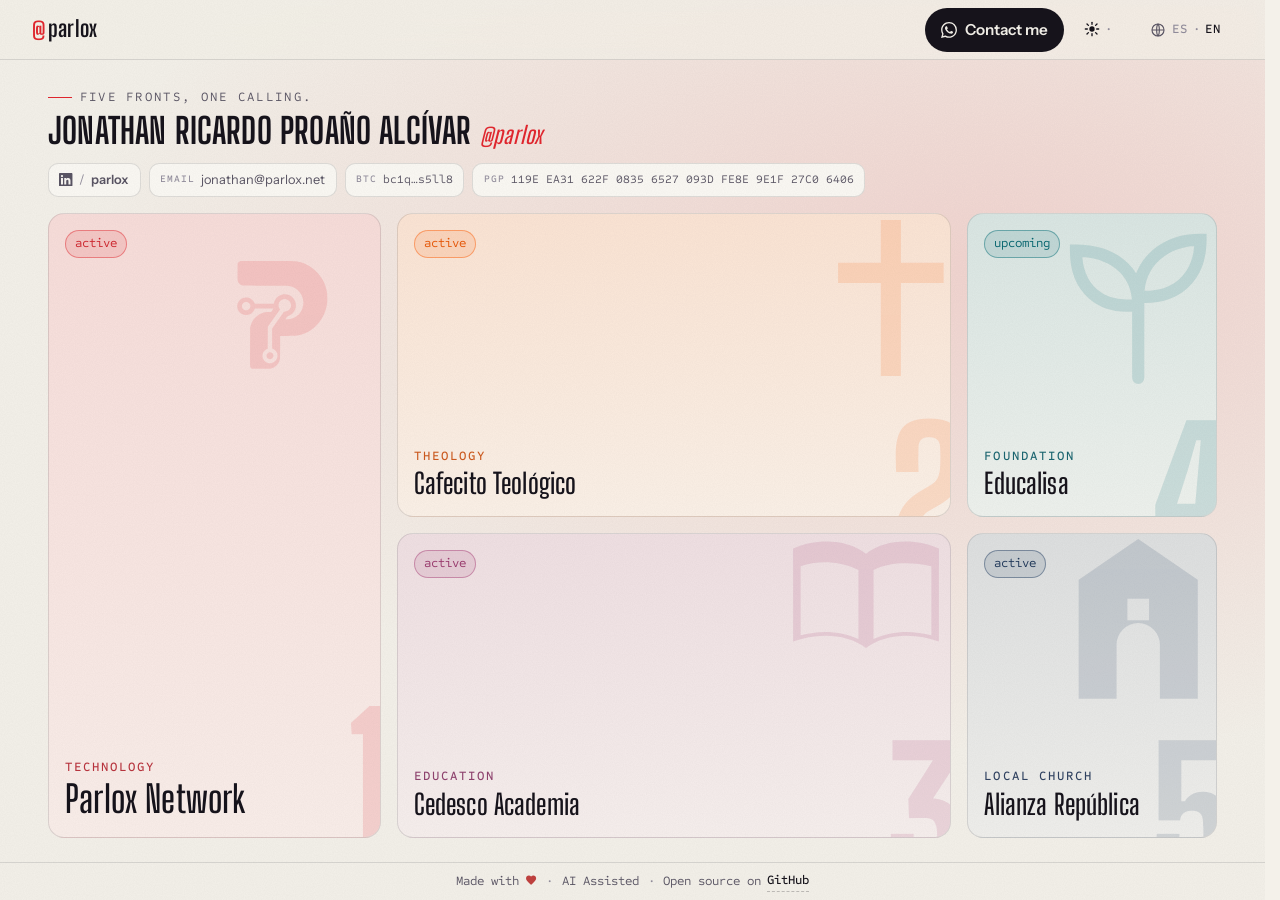
<file: index.html>
<!doctype html>
<html lang="es">
  <head>
    <meta charset="utf-8" />
    <meta name="viewport" content="width=device-width, initial-scale=1, viewport-fit=cover" />
    <meta name="color-scheme" content="dark light" />

    <title>@parlox — Jonathan Ricardo Proaño Alcívar</title>
    <meta
      name="description"
      content="Cinco frentes, una vocación. Tecnología, teología, educación, fundación e iglesia local."
    />
    <link rel="canonical" href="https://parlox.cc/" />
    <link rel="alternate" hreflang="es" href="https://parlox.cc/" />
    <link rel="alternate" hreflang="en" href="https://parlox.cc/?lang=en" />
    <link rel="alternate" hreflang="x-default" href="https://parlox.cc/" />

    <meta property="og:type" content="profile" />
    <meta property="og:title" content="@parlox — Jonathan Ricardo Proaño Alcívar" />
    <meta
      property="og:description"
      content="Cinco frentes, una vocación. Tecnología, teología, educación, fundación e iglesia local."
    />
    <meta property="og:url" content="https://parlox.cc/" />
    <meta name="twitter:card" content="summary" />

    <!-- Dark-first canvas is the hero; theme-color metas track both modes. -->
    <meta name="theme-color" content="#08070a" media="(prefers-color-scheme: dark)" />
    <meta name="theme-color" content="#f4f1ea" media="(prefers-color-scheme: light)" />

    <link
      rel="icon"
      type="image/svg+xml"
      href="data:image/svg+xml;utf8,<svg xmlns='http://www.w3.org/2000/svg' viewBox='0 0 32 32'><rect width='32' height='32' rx='7' fill='%2308070a'/><text x='16' y='22' text-anchor='middle' font-family='Georgia, serif' font-style='italic' font-weight='600' font-size='18' fill='%23f4f1ea'>px</text></svg>"
    />

    <!-- No-flash bootstrap: resolve theme + lang before paint.
         localStorage > ?lang= query > prefers-color-scheme / navigator. -->
    <script>
      (function () {
        try {
          var t = localStorage.getItem("parlox.theme");
          if (t !== "light" && t !== "dark")
            t = matchMedia("(prefers-color-scheme: light)").matches
              ? "light"
              : "dark";
          document.documentElement.setAttribute("data-theme", t);
          var url = new URL(location.href);
          var l =
            url.searchParams.get("lang") ||
            localStorage.getItem("parlox.lang") ||
            ((navigator.language || "es").slice(0, 2).toLowerCase() === "en"
              ? "en"
              : "es");
          document.documentElement.setAttribute("lang", l);
        } catch (e) {}
      })();
    </script>

    <link rel="preconnect" href="https://fonts.googleapis.com" />
    <link rel="preconnect" href="https://fonts.gstatic.com" crossorigin />
    <!-- Big-Shoulders Display: a condensed, structural display face that
         reads as kinetic machinery; Sometype Mono for technical labels;
         Instrument Sans as the single sans body system. -->
    <link
      href="https://fonts.googleapis.com/css2?family=Big+Shoulders+Display:opsz,wght@10..72,500..800&family=Sometype+Mono:ital,wght@0,400..600;1,400&family=Instrument+Sans:wght@400..700&display=swap"
      rel="stylesheet"
    />

    <link rel="stylesheet" href="styles.css" />
    <script type="module" src="app.js"></script>

    <script type="application/ld+json">
      {
        "@context": "https://schema.org",
        "@type": "Person",
        "name": "Jonathan Ricardo Proaño Alcívar",
        "alternateName": "@parlox",
        "url": "https://parlox.cc/"
      }
    </script>
  </head>

  <body data-front="">
    <a class="skip-link" href="#main" data-i18n="a11y.skip">Saltar al contenido</a>

    <!-- Cinematic backdrop that floods with the active front's color. -->
    <div class="stage" aria-hidden="true">
      <div class="stage-flood"></div>
      <span class="stage-numeral" id="stage-numeral"></span>
    </div>

    <!-- Kinetic intro overlay: the big name holds briefly, then settles. -->
    <div class="intro" id="intro" aria-hidden="true">
      <span class="intro-name">
        Jonathan Proaño
        <span class="intro-handle">@parlox</span>
      </span>
    </div>

    <header class="topbar">
      <a class="mark" href="/" aria-label="parlox.cc">
        <span class="mark-at">@</span><span>parlox</span>
      </a>

      <nav class="topbar-actions" aria-label="Acciones del sitio">
        <button id="wa-btn" class="btn btn-primary" type="button">
          <svg class="wa-icon" viewBox="0 0 24 24" aria-hidden="true" focusable="false">
            <path
              fill="currentColor"
              d="M17.472 14.382c-.297-.149-1.758-.867-2.03-.967-.273-.099-.471-.148-.67.15-.197.297-.767.966-.94 1.164-.173.199-.347.223-.644.075-.297-.15-1.255-.463-2.39-1.475-.883-.788-1.48-1.761-1.653-2.059-.173-.297-.018-.458.13-.606.134-.133.298-.347.446-.52.149-.174.198-.298.298-.497.099-.198.05-.371-.025-.52-.075-.149-.669-1.612-.916-2.207-.242-.579-.487-.5-.669-.51-.173-.008-.371-.01-.57-.01-.198 0-.52.074-.792.372-.272.297-1.04 1.016-1.04 2.479 0 1.462 1.065 2.875 1.213 3.074.149.198 2.096 3.2 5.077 4.487.709.306 1.262.489 1.694.625.712.227 1.36.195 1.871.118.571-.085 1.758-.719 2.006-1.413.248-.694.248-1.289.173-1.413-.074-.124-.272-.198-.57-.347m-5.421 7.403h-.004a9.87 9.87 0 0 1-5.031-1.378l-.361-.214-3.741.982.998-3.648-.235-.374a9.86 9.86 0 0 1-1.51-5.26c.001-5.45 4.436-9.884 9.888-9.884 2.64 0 5.122 1.03 6.988 2.898a9.825 9.825 0 0 1 2.893 6.994c-.003 5.45-4.437 9.884-9.885 9.884m8.413-18.297A11.815 11.815 0 0 0 12.05 0C5.495 0 .16 5.335.157 11.892c0 2.096.547 4.142 1.588 5.945L.057 24l6.305-1.654a11.882 11.882 0 0 0 5.683 1.448h.005c6.554 0 11.89-5.335 11.893-11.893a11.821 11.821 0 0 0-3.48-8.413"
            />
          </svg>
          <span data-i18n="contact">Contáctame</span>
        </button>

        <button
          id="theme-toggle"
          class="btn btn-lang"
          type="button"
          data-i18n-aria="a11y.theme"
          aria-label="Cambiar tema"
        >
          <span class="lang-seg">
            <span class="theme-opt" data-theme-opt="light">
              <svg class="icon icon-sun" viewBox="0 0 24 24" aria-hidden="true">
                <circle cx="12" cy="12" r="4" fill="currentColor" />
                <g stroke="currentColor" stroke-width="2" stroke-linecap="round">
                  <line x1="12" y1="2" x2="12" y2="5" />
                  <line x1="12" y1="19" x2="12" y2="22" />
                  <line x1="2" y1="12" x2="5" y2="12" />
                  <line x1="19" y1="12" x2="22" y2="12" />
                  <line x1="4.5" y1="4.5" x2="6.6" y2="6.6" />
                  <line x1="17.4" y1="17.4" x2="19.5" y2="19.5" />
                  <line x1="4.5" y1="19.5" x2="6.6" y2="17.4" />
                  <line x1="17.4" y1="6.6" x2="19.5" y2="4.5" />
                </g>
              </svg>
            </span>
            <span class="lang-div" aria-hidden="true">·</span>
            <span class="theme-opt" data-theme-opt="dark">
              <svg class="icon icon-moon" viewBox="0 0 24 24" aria-hidden="true">
                <path fill="currentColor" d="M21 12.8A9 9 0 1 1 11.2 3a7 7 0 0 0 9.8 9.8z" />
              </svg>
            </span>
          </span>
        </button>

        <button
          id="lang-toggle"
          class="btn btn-lang"
          type="button"
          data-i18n-aria="a11y.lang"
          aria-label="Cambiar idioma"
        >
          <svg class="lang-globe" viewBox="0 0 24 24" aria-hidden="true" focusable="false">
            <circle cx="12" cy="12" r="9" fill="none" stroke="currentColor" stroke-width="1.7" />
            <path
              fill="none"
              stroke="currentColor"
              stroke-width="1.7"
              d="M3 12h18M12 3c2.7 2.7 2.7 15.3 0 18M12 3c-2.7 2.7-2.7 15.3 0 18"
            />
          </svg>
          <span class="lang-seg">
            <span class="lang-opt" data-lang="es">ES</span>
            <span class="lang-div" aria-hidden="true">·</span>
            <span class="lang-opt" data-lang="en">EN</span>
          </span>
        </button>
      </nav>
    </header>

    <main id="main" class="page">
      <!-- ===== OVERTURE (resting minimal identity band) ===== -->
      <section class="overture" id="overture" aria-label="Identidad">
        <div class="ov-id">
          <span class="ov-eyebrow">
            <span class="tick" aria-hidden="true"></span>
            <span data-i18n="tagline">Cinco frentes, una vocación.</span>
          </span>
          <span class="ov-namerow">
            <h1 class="ov-name">Jonathan Ricardo Proaño Alcívar</h1>
            <span class="ov-handle">@parlox</span>
          </span>
        </div>

        <p class="quick-data" aria-label="Datos de contacto y verificación">
          <a
            class="qd-item qd-handle"
            href="https://www.linkedin.com/in/parlox/"
            target="_blank"
            rel="noopener noreferrer"
            aria-label="LinkedIn / parlox"
          >
            <svg class="qd-icon" viewBox="0 0 24 24" aria-hidden="true" focusable="false">
              <path
                fill="currentColor"
                d="M20.45 20.45h-3.55v-5.57c0-1.33-.03-3.04-1.85-3.04s-2.14 1.45-2.14 2.94v5.67H9.4V9.05h3.41v1.56h.05c.47-.9 1.64-1.85 3.37-1.85 3.6 0 4.27 2.37 4.27 5.46v6.28zM5.34 7.49a2.06 2.06 0 1 1 0-4.12 2.06 2.06 0 0 1 0 4.12zM7.12 20.45H3.56V9.05h3.56v11.4zM22.23 0H1.77C.79 0 0 .77 0 1.72v20.56C0 23.23.79 24 1.77 24h20.46c.97 0 1.77-.77 1.77-1.72V1.72C24 .77 23.21 0 22.23 0z"
              />
            </svg>
            <span class="qd-slash" aria-hidden="true">/</span>
            <span>parlox</span>
          </a>

          <span class="qd-item">
            <span class="qd-label">Email</span>
            <a
              class="qd-link"
              href="#"
              data-email-user="jonathan"
              data-email-host="parlox.net"
              >&nbsp;</a
            >
          </span>

          <span class="qd-item qd-crypto" id="qd-crypto">
            <span class="qd-label">BTC</span>
            <a
              class="qd-link qd-mono qd-crypto-link"
              href="/crypto"
              aria-describedby="qd-qr-btc"
              >bc1q…s5ll8</a
            >
            <span class="qd-qr" id="qd-qr-btc" role="tooltip">
              <img
                src="assets/btc-px-qr.svg"
                alt="Código QR de la dirección Bitcoin"
                width="190"
                height="190"
              />
              <span class="qd-qr-note" data-i18n="qd.cryptoNote"
                >Dale clic para ver todas mis direcciones crypto →</span
              >
            </span>
          </span>

          <span class="qd-item">
            <span class="qd-label">PGP</span>
            <a
              class="qd-link qd-mono"
              href="/parlox-key.asc"
              title="Descargar clave pública OpenPGP (ASCII-armored)"
              >119E EA31 622F 0835 6527 093D FE8E 9E1F 27C0 6406</a
            >
          </span>
        </p>
      </section>

      <!-- ===== MOSAIC · the five fronts ARE the page ===== -->
      <section class="mosaic-wrap" aria-label="Áreas de trabajo">
        <h2 class="visually-hidden" data-i18n="directory.title">Los cinco frentes</h2>
        <div class="mosaic" role="group" aria-label="Frentes">
          <!-- 01 · Technology — the tall feature cell -->
          <div
            class="cell cell-tech"
            style="--c:var(--tech)"
            role="button"
            tabindex="0"
            data-front="tech"
            data-numeral="1"
            aria-pressed="false"
          >
            <span class="cell-numeral" aria-hidden="true">1</span>
            <span class="cell-glyph" aria-hidden="true"></span>
            <span class="cell-inner">
              <span class="cell-top">
                <span class="cell-status" data-i18n="status.activo">activo</span>
              </span>
              <span class="cell-foot">
                <span class="cell-area" data-i18n="area.tech">Tecnología</span>
                <span class="cell-brand">Parlox Network</span>
                <span class="cell-moment" aria-hidden="true">
                  <span class="cell-slogan"></span>
                  <span class="cell-desc"></span>
                  <a class="cell-link" tabindex="-1" rel="noopener noreferrer">
                    <span class="cell-link-label"></span>
                    <span class="arrow" aria-hidden="true">→</span>
                  </a>
                </span>
              </span>
            </span>
          </div>

          <!-- 02 · Theology -->
          <div
            class="cell cell-theo"
            style="--c:var(--theo)"
            role="button"
            tabindex="0"
            data-front="theo"
            data-numeral="2"
            aria-pressed="false"
          >
            <span class="cell-numeral" aria-hidden="true">2</span>
            <span class="cell-glyph" aria-hidden="true"></span>
            <span class="cell-inner">
              <span class="cell-top">
                <span class="cell-status" data-i18n="status.activo">activo</span>
              </span>
              <span class="cell-foot">
                <span class="cell-area" data-i18n="area.theo">Teología</span>
                <span class="cell-brand">Cafecito Teológico</span>
                <span class="cell-moment" aria-hidden="true">
                  <span class="cell-slogan"></span>
                  <span class="cell-desc"></span>
                  <a class="cell-link" tabindex="-1" rel="noopener noreferrer">
                    <span class="cell-link-label"></span>
                    <span class="arrow" aria-hidden="true">→</span>
                  </a>
                </span>
              </span>
            </span>
          </div>

          <!-- 03 · Education -->
          <div
            class="cell cell-edu"
            style="--c:var(--edu)"
            role="button"
            tabindex="0"
            data-front="edu"
            data-numeral="3"
            aria-pressed="false"
          >
            <span class="cell-numeral" aria-hidden="true">3</span>
            <span class="cell-glyph" aria-hidden="true"></span>
            <span class="cell-inner">
              <span class="cell-top">
                <span class="cell-status" data-i18n="status.activo">activo</span>
              </span>
              <span class="cell-foot">
                <span class="cell-area" data-i18n="area.edu">Educación</span>
                <span class="cell-brand">Cedesco Academia</span>
                <span class="cell-moment" aria-hidden="true">
                  <span class="cell-slogan"></span>
                  <span class="cell-desc"></span>
                  <a class="cell-link" tabindex="-1" rel="noopener noreferrer">
                    <span class="cell-link-label"></span>
                    <span class="arrow" aria-hidden="true">→</span>
                  </a>
                </span>
              </span>
            </span>
          </div>

          <!-- 04 · Foundation -->
          <div
            class="cell cell-found"
            style="--c:var(--found)"
            role="button"
            tabindex="0"
            data-front="found"
            data-numeral="4"
            aria-pressed="false"
          >
            <span class="cell-numeral" aria-hidden="true">4</span>
            <span class="cell-glyph" aria-hidden="true"></span>
            <span class="cell-inner">
              <span class="cell-top">
                <span class="cell-status" data-i18n="status.proximo">próximo</span>
              </span>
              <span class="cell-foot">
                <span class="cell-area" data-i18n="area.found">Fundación</span>
                <span class="cell-brand">Educalisa</span>
                <span class="cell-moment" aria-hidden="true">
                  <span class="cell-slogan"></span>
                  <span class="cell-desc"></span>
                  <a class="cell-link" tabindex="-1" rel="noopener noreferrer">
                    <span class="cell-link-label"></span>
                    <span class="arrow" aria-hidden="true">→</span>
                  </a>
                </span>
              </span>
            </span>
          </div>

          <!-- 05 · Local church (navy is a parlox.cc-only treatment) -->
          <div
            class="cell cell-min"
            style="--c:var(--min)"
            role="button"
            tabindex="0"
            data-front="min"
            data-numeral="5"
            aria-pressed="false"
          >
            <span class="cell-numeral" aria-hidden="true">5</span>
            <span class="cell-glyph" aria-hidden="true"></span>
            <span class="cell-inner">
              <span class="cell-top">
                <span class="cell-status" data-i18n="status.activo">activo</span>
              </span>
              <span class="cell-foot">
                <span class="cell-area" data-i18n="area.min">Iglesia local</span>
                <span class="cell-brand">Alianza República</span>
                <span class="cell-moment" aria-hidden="true">
                  <span class="cell-slogan"></span>
                  <span class="cell-desc"></span>
                  <a class="cell-link" tabindex="-1" rel="noopener noreferrer">
                    <span class="cell-link-label"></span>
                    <span class="arrow" aria-hidden="true">→</span>
                  </a>
                </span>
              </span>
            </span>
          </div>
        </div>
      </section>
    </main>

    <footer class="bottombar">
      <p class="bottombar-text">
        <span class="bb-segment">
          <span data-i18n="footer.made">Hecho con</span>
          <svg class="footer-heart" viewBox="0 0 24 24" aria-hidden="true" focusable="false">
            <path
              fill="currentColor"
              d="M12 21.35l-1.45-1.32C5.4 15.36 2 12.28 2 8.5 2 5.42 4.42 3 7.5 3c1.74 0 3.41.81 4.5 2.09C13.09 3.81 14.76 3 16.5 3 19.58 3 22 5.42 22 8.5c0 3.78-3.4 6.86-8.55 11.54z"
            />
          </svg>
        </span>
        <span class="bb-sep" aria-hidden="true">·</span>
        <span class="bb-segment" data-i18n="footer.ai">Asistido con IA</span>
        <span class="bb-sep" aria-hidden="true">·</span>
        <span class="bb-segment">
          <span data-i18n="footer.os">Código abierto en</span>
          <a
            class="bb-link"
            href="https://github.com/ParloxNetwork/parlox-cc"
            target="_blank"
            rel="noopener noreferrer"
            >GitHub</a
          >
        </span>
      </p>
    </footer>
  </body>
</html>
</file>
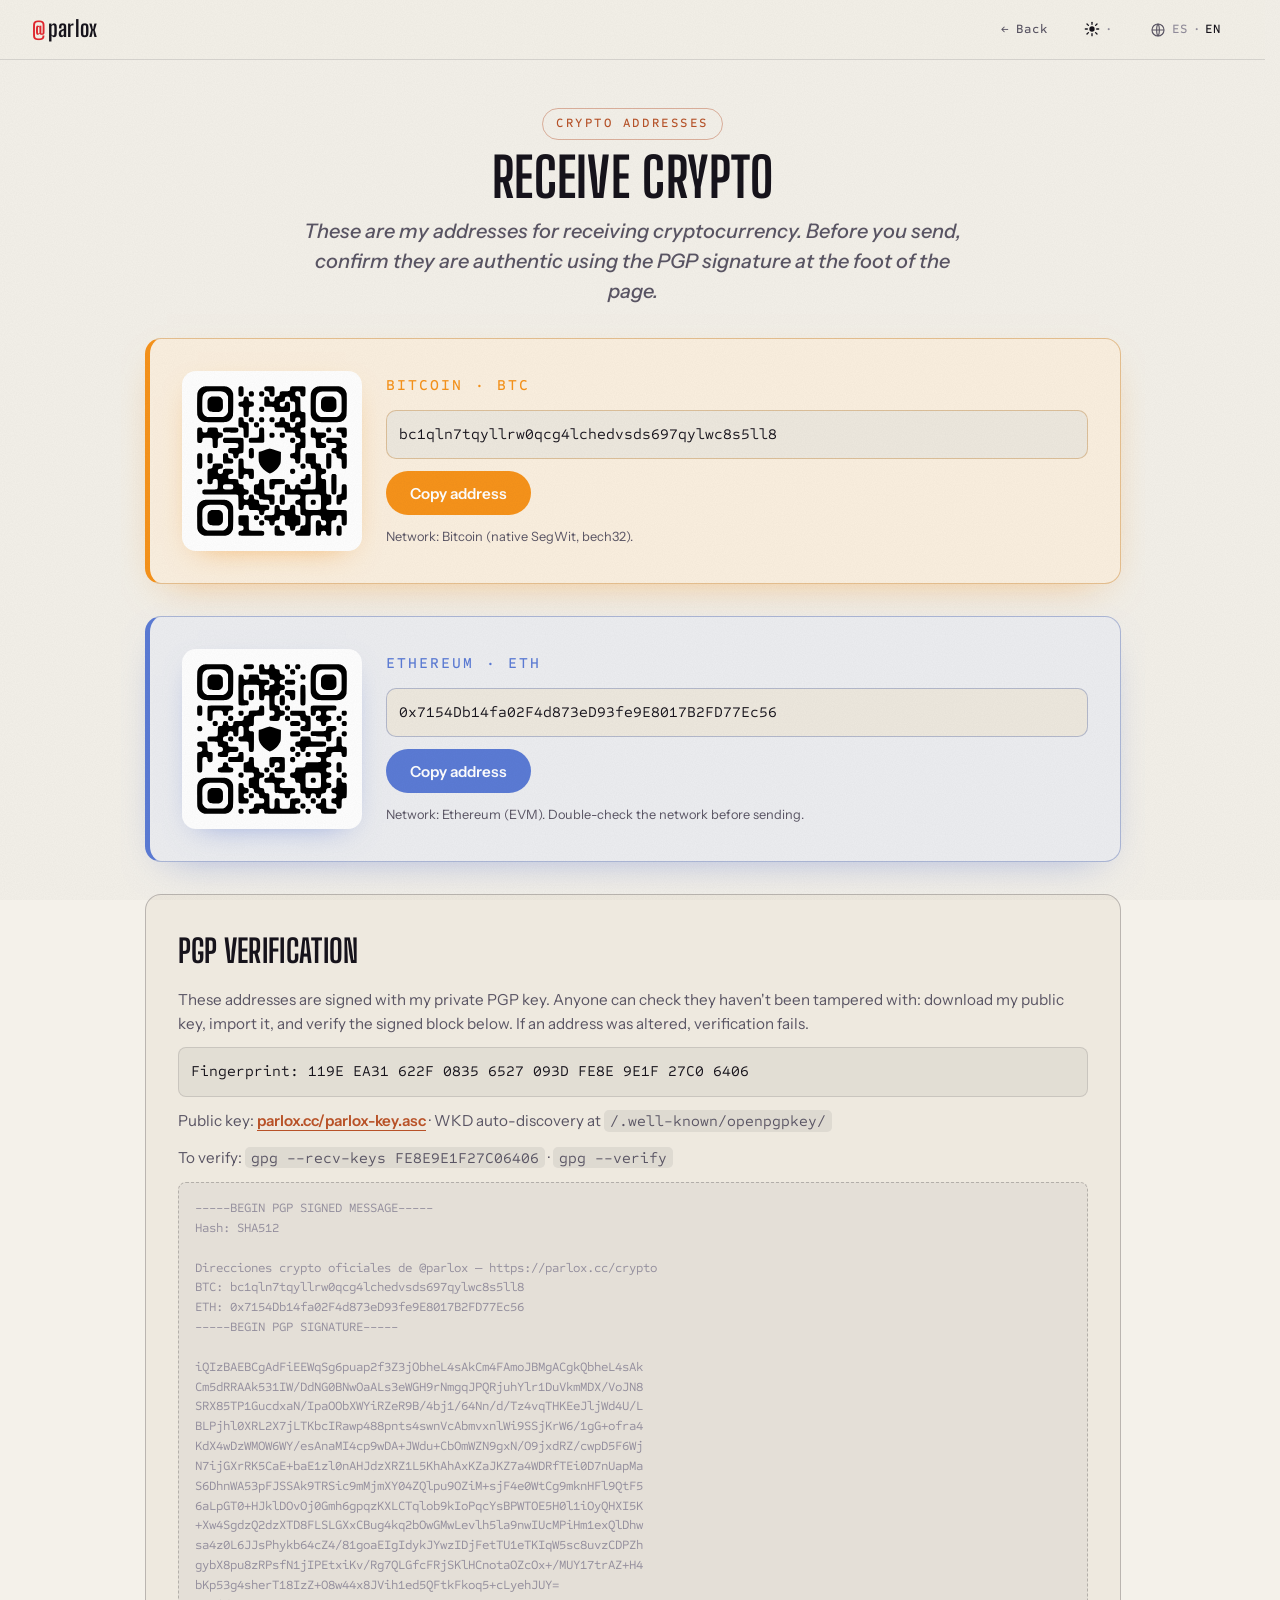
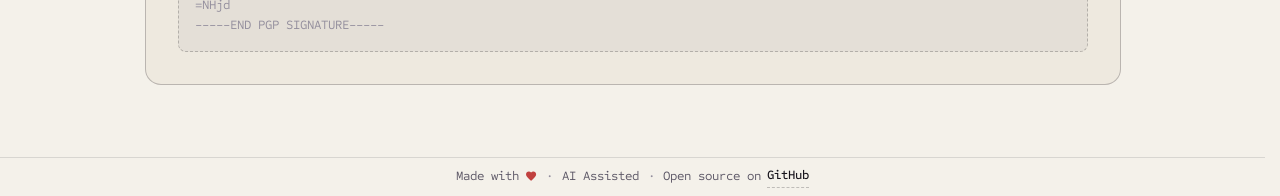
<file: crypto.html>
<!doctype html>
<html lang="es">
  <head>
    <meta charset="utf-8" />
    <meta name="viewport" content="width=device-width, initial-scale=1, viewport-fit=cover" />
    <meta name="color-scheme" content="dark light" />

    <title>Recibir crypto — @parlox</title>
    <meta
      name="description"
      content="Direcciones crypto verificables de @parlox, firmadas con PGP."
    />
    <link rel="canonical" href="https://parlox.cc/crypto" />

    <meta name="theme-color" content="#08070a" media="(prefers-color-scheme: dark)" />
    <meta name="theme-color" content="#f4f1ea" media="(prefers-color-scheme: light)" />

    <link
      rel="icon"
      type="image/svg+xml"
      href="data:image/svg+xml;utf8,<svg xmlns='http://www.w3.org/2000/svg' viewBox='0 0 32 32'><rect width='32' height='32' rx='7' fill='%2308070a'/><text x='16' y='22' text-anchor='middle' font-family='Georgia, serif' font-style='italic' font-weight='600' font-size='18' fill='%23f4f1ea'>px</text></svg>"
    />

    <!-- Same no-flash bootstrap (preservado intacto). -->
    <script>
      (function () {
        try {
          var t = localStorage.getItem("parlox.theme");
          if (t !== "light" && t !== "dark")
            t = matchMedia("(prefers-color-scheme: dark)").matches
              ? "dark"
              : "light";
          document.documentElement.setAttribute("data-theme", t);
          var url = new URL(location.href);
          var l =
            url.searchParams.get("lang") ||
            localStorage.getItem("parlox.lang") ||
            ((navigator.language || "es").slice(0, 2).toLowerCase() === "en"
              ? "en"
              : "es");
          document.documentElement.setAttribute("lang", l);
        } catch (e) {}
      })();
    </script>

    <link rel="preconnect" href="https://fonts.googleapis.com" />
    <link rel="preconnect" href="https://fonts.gstatic.com" crossorigin />
    <link
      href="https://fonts.googleapis.com/css2?family=Big+Shoulders+Display:opsz,wght@10..72,500..800&family=Sometype+Mono:ital,wght@0,400..600;1,400&family=Instrument+Sans:wght@400..700&display=swap"
      rel="stylesheet"
    />

    <link rel="stylesheet" href="styles.css" />
    <script type="module" src="app.js"></script>
  </head>

  <body>
    <a class="skip-link" href="#main" data-i18n="a11y.skip">Saltar al contenido</a>

    <header class="topbar">
      <a class="mark" href="/" aria-label="parlox.cc">
        <span class="mark-at">@</span><span>parlox</span>
      </a>
      <nav class="topbar-actions" aria-label="Acciones del sitio">
        <a class="btn btn-lang-link" href="/" data-i18n="crypto.back">← Volver</a>
        <button
          id="theme-toggle"
          class="btn btn-lang"
          type="button"
          data-i18n-aria="a11y.theme"
          aria-label="Cambiar tema"
        >
          <span class="lang-seg">
            <span class="theme-opt" data-theme-opt="light">
              <svg class="icon icon-sun" viewBox="0 0 24 24" aria-hidden="true">
                <circle cx="12" cy="12" r="4" fill="currentColor" />
                <g stroke="currentColor" stroke-width="2" stroke-linecap="round">
                  <line x1="12" y1="2" x2="12" y2="5" />
                  <line x1="12" y1="19" x2="12" y2="22" />
                  <line x1="2" y1="12" x2="5" y2="12" />
                  <line x1="19" y1="12" x2="22" y2="12" />
                  <line x1="4.5" y1="4.5" x2="6.6" y2="6.6" />
                  <line x1="17.4" y1="17.4" x2="19.5" y2="19.5" />
                  <line x1="4.5" y1="19.5" x2="6.6" y2="17.4" />
                  <line x1="17.4" y1="6.6" x2="19.5" y2="4.5" />
                </g>
              </svg>
            </span>
            <span class="lang-div" aria-hidden="true">·</span>
            <span class="theme-opt" data-theme-opt="dark">
              <svg class="icon icon-moon" viewBox="0 0 24 24" aria-hidden="true">
                <path fill="currentColor" d="M21 12.8A9 9 0 1 1 11.2 3a7 7 0 0 0 9.8 9.8z" />
              </svg>
            </span>
          </span>
        </button>
        <button
          id="lang-toggle"
          class="btn btn-lang"
          type="button"
          data-i18n-aria="a11y.lang"
          aria-label="Cambiar idioma"
        >
          <svg class="lang-globe" viewBox="0 0 24 24" aria-hidden="true" focusable="false">
            <circle cx="12" cy="12" r="9" fill="none" stroke="currentColor" stroke-width="1.7" />
            <path
              fill="none"
              stroke="currentColor"
              stroke-width="1.7"
              d="M3 12h18M12 3c2.7 2.7 2.7 15.3 0 18M12 3c-2.7 2.7-2.7 15.3 0 18"
            />
          </svg>
          <span class="lang-seg">
            <span class="lang-opt" data-lang="es">ES</span>
            <span class="lang-div" aria-hidden="true">·</span>
            <span class="lang-opt" data-lang="en">EN</span>
          </span>
        </button>
      </nav>
    </header>

    <main id="main" class="page page-doc">
      <header class="ph">
        <p class="ph-eyebrow" data-i18n="crypto.eyebrow">Direcciones crypto</p>
        <h1 class="ph-title" data-i18n="crypto.title">Recibir crypto</h1>
        <p class="ph-intro" data-i18n="crypto.intro">
          Estas son mis direcciones para recibir criptomonedas. Antes de
          enviar, confirma su autenticidad con la firma PGP al pie de la
          página.
        </p>
      </header>

      <section class="addr" aria-label="Bitcoin">
        <div class="addr-qr">
          <img
            src="assets/btc-px-qr.svg"
            alt="Código QR de la dirección Bitcoin"
            width="140"
            height="140"
          />
        </div>
        <div class="addr-main">
          <span class="addr-net">Bitcoin · BTC</span>
          <code class="addr-val" id="btc">bc1qln7tqyllrw0qcg4lchedvsds697qylwc8s5ll8</code>
          <div class="addr-actions">
            <button class="btn-copy" type="button" data-copy="btc">
              <span data-i18n="crypto.copy">Copiar dirección</span>
            </button>
          </div>
          <p class="addr-note" data-i18n="crypto.btcNet">
            Red: Bitcoin (nativo SegWit, bech32).
          </p>
        </div>
      </section>

      <section class="addr" aria-label="Ethereum">
        <div class="addr-qr">
          <img
            src="assets/eth-px-qr.svg"
            alt="Código QR de la dirección Ethereum"
            width="140"
            height="140"
          />
        </div>
        <div class="addr-main">
          <span class="addr-net">Ethereum · ETH</span>
          <code class="addr-val" id="eth">0x7154Db14fa02F4d873eD93fe9E8017B2FD77Ec56</code>
          <div class="addr-actions">
            <button class="btn-copy" type="button" data-copy="eth">
              <span data-i18n="crypto.copy">Copiar dirección</span>
            </button>
          </div>
          <p class="addr-note" data-i18n="crypto.ethNet">
            Red: Ethereum (EVM). Confirma la red antes de enviar.
          </p>
        </div>
      </section>

      <section class="verify">
        <h2 data-i18n="crypto.verifyTitle">Verificación PGP</h2>
        <p data-i18n="crypto.verifyIntro">
          Estas direcciones están firmadas con mi clave PGP privada.
          Cualquiera puede comprobar que no fueron alteradas: descarga mi
          clave pública, impórtala y verifica el bloque firmado de abajo.
          Si una dirección fue manipulada, la verificación falla.
        </p>
        <div class="fpr">
          Fingerprint: 119E EA31 622F 0835 6527 093D FE8E 9E1F 27C0 6406
        </div>
        <p>
          <span data-i18n="crypto.keyLabel">Clave pública:</span>
          <a href="/parlox-key.asc">parlox.cc/parlox-key.asc</a> ·
          <span data-i18n="crypto.wkd">Autodiscovery WKD en</span>
          <code>/.well-known/openpgpkey/</code>
        </p>
        <p class="verify-howto">
          <span data-i18n="crypto.howto">Comprobar:</span>
          <code>gpg --recv-keys FE8E9E1F27C06406</code> ·
          <code>gpg --verify</code>
        </p>
        <pre class="sig">-----BEGIN PGP SIGNED MESSAGE-----
Hash: SHA512

Direcciones crypto oficiales de @parlox — https://parlox.cc/crypto
BTC: bc1qln7tqyllrw0qcg4lchedvsds697qylwc8s5ll8
ETH: 0x7154Db14fa02F4d873eD93fe9E8017B2FD77Ec56
-----BEGIN PGP SIGNATURE-----

iQIzBAEBCgAdFiEEWqSg6puap2f3Z3jObheL4sAkCm4FAmoJBMgACgkQbheL4sAk
Cm5dRRAAk531IW/DdNG0BNwOaALs3eWGH9rNmgqJPQRjuhYlr1DuVkmMDX/VoJN8
SRX85TP1GucdxaN/IpaOObXWYiRZeR9B/4bj1/64Nn/d/Tz4vqTHKEeJljWd4U/L
BLPjhl0XRL2X7jLTKbcIRawp488pnts4swnVcAbmvxnlWi9SSjKrW6/1gG+ofra4
KdX4wDzWMOW6WY/esAnaMI4cp9wDA+JWdu+CbOmWZN9gxN/O9jxdRZ/cwpD5F6Wj
N7ijGXrRK5CaE+baE1zl0nAHJdzXRZ1L5KhAhAxKZaJKZ7a4WDRfTEi0D7nUapMa
S6DhnWA53pFJSSAk9TRSic9mMjmXY04ZQlpu9OZiM+sjF4e0WtCg9mknHFl9QtF5
6aLpGT0+HJklDOvOj0Gmh6gpqzKXLCTqlob9kIoPqcYsBPWTOE5H0l1iOyQHXI5K
+Xw4SgdzQ2dzXTD8FLSLGXxCBug4kq2bOwGMwLevlh5la9nwIUcMPiHm1exQlDhw
sa4z0L6JJsPhykb64cZ4/81goaEIgIdykJYwzIDjFetTU1eTKIqW5sc8uvzCDPZh
gybX8pu8zRPsfN1jIPEtxiKv/Rg7QLGfcFRjSKlHCnotaOZcOx+/MUY17trAZ+H4
bKp53g4sherT18IzZ+O8w44x8JVih1ed5QFtkFkoq5+cLyehJUY=
=NHjd
-----END PGP SIGNATURE-----</pre>
      </section>
    </main>

    <footer class="bottombar">
      <p class="bottombar-text">
        <span class="bb-segment">
          <span data-i18n="footer.made">Hecho con</span>
          <svg
            class="footer-heart"
            viewBox="0 0 24 24"
            aria-hidden="true"
            focusable="false"
          >
            <path
              fill="currentColor"
              d="M12 21.35l-1.45-1.32C5.4 15.36 2 12.28 2 8.5 2 5.42 4.42 3 7.5 3c1.74 0 3.41.81 4.5 2.09C13.09 3.81 14.76 3 16.5 3 19.58 3 22 5.42 22 8.5c0 3.78-3.4 6.86-8.55 11.54z"
            />
          </svg>
        </span>
        <span class="bb-sep" aria-hidden="true">·</span>
        <span class="bb-segment" data-i18n="footer.ai">Asistido con IA</span>
        <span class="bb-sep" aria-hidden="true">·</span>
        <span class="bb-segment">
          <span data-i18n="footer.os">Código abierto en</span>
          <a
            class="bb-link"
            href="https://github.com/ParloxNetwork/parlox-cc"
            target="_blank"
            rel="noopener noreferrer"
            >GitHub</a
          >
        </span>
      </p>
    </footer>
  </body>
</html>
</file>
<file: styles.css>
/* =========================================================
   parlox.cc · shared stylesheet
   Inverts the hero: identity is a brief kinetic overture that
   SETTLES into a slim resting band, and the five fronts ARE the
   page — an asymmetric editorial mosaic that tiles the remaining
   viewport with NO SCROLL. Selecting a cell floods it (and the
   stage) with its brand color from the click origin, prints the
   big kinetic numeral and surfaces the brand moment in place.
   Dark is the hero; light works. GPU-only motion (transform /
   opacity / clip-path). The /crypto sub-page reuses these tokens.
   ========================================================= */

*,*::before,*::after{box-sizing:border-box}
*{margin:0;padding:0}
/* Anchor to the LARGEST viewport so the body always fills the
   screen on mobile Chrome (lvh) with a dvh fallback in JS-set var. */
html{height:100lvh;height:100dvh;scrollbar-gutter:stable}
ul{list-style:none}
a{color:inherit;text-decoration:none}
button{font:inherit;color:inherit;background:none;border:0;cursor:pointer}
svg,img{display:block;max-width:100%}

:root{
  --space-1:0.25rem;--space-2:0.5rem;--space-3:0.75rem;--space-4:1rem;
  --space-5:1.5rem;--space-6:2rem;--space-8:3rem;--space-10:4.5rem;

  --fs-xs:clamp(0.7rem,0.66rem + 0.18vw,0.8rem);
  --fs-sm:clamp(0.84rem,0.8rem + 0.2vw,0.95rem);
  --fs-base:clamp(1rem,0.96rem + 0.2vw,1.0625rem);
  --fs-md:clamp(1.0625rem,1rem + 0.4vw,1.25rem);
  --fs-lg:clamp(1.5rem,1.2rem + 1.4vw,2rem);

  /* Brand palette (official). The "min" navy is a site-only
     treatment for parlox.cc; dark variant lightens it for contrast. */
  --tech:#E3262E;
  --theo:#FF5C00;
  --edu:#A73B74;
  --found:#006D77;
  --min:#1E3A5F;

  --radius:16px;
  --container:96rem;
  --topbar-h:60px;

  /* Strong custom easings (the built-ins lack punch). */
  --ease-out:cubic-bezier(.23,1,.32,1);
  --ease-in-out:cubic-bezier(.77,0,.175,1);
  --ease-drawer:cubic-bezier(.32,.72,0,1);
  --dur-press:140ms;--dur-fast:200ms;--dur:340ms;--dur-stage:600ms;

  --font-display:"Big Shoulders Display","Arial Narrow",sans-serif;
  --font-mono:"Sometype Mono",ui-monospace,SFMono-Regular,Menlo,monospace;
  --font-body:"Instrument Sans",system-ui,-apple-system,"Segoe UI",
    Roboto,"Helvetica Neue",Arial,sans-serif;
}

/* ---- Dark = the hero canvas ---- */
:root[data-theme="dark"]{
  --bg:#08070a;--bg-2:#0e0d12;--panel:#131218;--panel-2:#191822;
  --fg:#f4f1ea;--fg-muted:#a6a1b0;--fg-soft:#6b6776;
  --line:rgba(244,241,234,.12);--line-strong:rgba(244,241,234,.26);
  --focus:#ffd166;--heart:#f4828c;
  --on-flood:#0a0810;            /* dark ink for text over a flooded bright field */
  --on-flood-soft:rgba(10,8,16,.72);
  --min:#4670A5;                 /* lighter navy so it reads in the dark */
  --grain-blend:screen;--grain-opacity:.045;
  --stage-edge:rgba(0,0,0,.55);
}
:root[data-theme="light"]{
  --bg:#f4f1ea;--bg-2:#eee9df;--panel:#fbf9f4;--panel-2:#f3eee4;
  --fg:#16131b;--fg-muted:#5a5564;--fg-soft:#928d9c;
  --line:rgba(22,19,27,.12);--line-strong:rgba(22,19,27,.24);
  --focus:#b85228;--heart:#c1413f;
  --on-flood:#fdfaf3;            /* light ink over a flooded brand field */
  --on-flood-soft:rgba(253,250,243,.82);
  --grain-blend:multiply;--grain-opacity:.05;
  --stage-edge:rgba(0,0,0,.18);
}

/* The active front drives a single inherited --flood color used by
   the global stage backdrop and the on-stage type. JS sets
   --flood-x/y for the wipe origin. Default (no selection) rests on
   tech red so the page never looks empty. */
body{
  --flood:var(--tech);
  --flood-x:50%;--flood-y:50%;
  font-family:var(--font-body);font-size:var(--fs-base);line-height:1.55;
  background:var(--bg);color:var(--fg);
  height:100lvh;height:100dvh;
  display:flex;flex-direction:column;
  -webkit-font-smoothing:antialiased;text-rendering:optimizeLegibility;
  position:relative;overflow:hidden;
}
body[data-front="tech"]{--flood:var(--tech)}
body[data-front="theo"]{--flood:var(--theo)}
body[data-front="edu"]{--flood:var(--edu)}
body[data-front="found"]{--flood:var(--found)}
body[data-front="min"]{--flood:var(--min)}

/* Film-grain on a fixed, pointer-events-none layer (no repaint cost). */
body::after{
  content:"";position:fixed;inset:0;pointer-events:none;z-index:60;
  opacity:var(--grain-opacity);mix-blend-mode:var(--grain-blend);
  background-image:url("data:image/svg+xml;utf8,<svg xmlns='http://www.w3.org/2000/svg' width='200' height='200'><filter id='n'><feTurbulence type='fractalNoise' baseFrequency='0.9' numOctaves='2' stitchTiles='stitch'/><feColorMatrix values='0 0 0 0 0 0 0 0 0 0 0 0 0 0 0 0 0 0 0.7 0'/></filter><rect width='100%25' height='100%25' filter='url(%23n)'/></svg>");
}

:focus-visible{outline:2px solid var(--focus);outline-offset:3px;border-radius:6px}
.skip-link{
  position:absolute;top:-100px;left:var(--space-4);background:var(--panel);
  color:var(--fg);padding:var(--space-2) var(--space-4);border-radius:8px;
  z-index:1000;border:1px solid var(--line-strong);
  transition:top var(--dur-fast) var(--ease-out);
}
.skip-link:focus{top:var(--space-2)}

::view-transition-old(root),::view-transition-new(root){animation:none;mix-blend-mode:normal}
::view-transition-old(root){z-index:1}
::view-transition-new(root){z-index:2147483646}

.visually-hidden{
  position:absolute!important;width:1px;height:1px;padding:0;margin:-1px;
  overflow:hidden;clip:rect(0 0 0 0);white-space:nowrap;border:0;
}

/* =====================================================
   TOPBAR
   ===================================================== */
.topbar{
  flex-shrink:0;height:var(--topbar-h);display:flex;align-items:center;
  justify-content:space-between;gap:var(--space-3);
  padding:0 var(--space-5);position:relative;z-index:50;
  border-bottom:1px solid var(--line);
  background:color-mix(in srgb,var(--bg) 78%,transparent);
  backdrop-filter:saturate(150%) blur(12px);
}
@media (min-width:768px){.topbar{padding:0 var(--space-6)}}
.mark{
  display:inline-flex;align-items:baseline;gap:.08em;
  font-family:var(--font-display);font-weight:700;font-size:1.4rem;
  letter-spacing:.01em;text-transform:lowercase;line-height:1;
}
.mark-at{color:var(--flood);transition:color var(--dur) var(--ease-out)}
.topbar-actions{display:flex;align-items:center;gap:var(--space-2)}

.btn{
  display:inline-flex;align-items:center;justify-content:center;
  min-height:44px;min-width:44px;padding:0 var(--space-4);border-radius:999px;
  font-family:var(--font-body);font-weight:600;font-size:var(--fs-sm);
  transition:background var(--dur-fast) var(--ease-out),
    color var(--dur-fast) var(--ease-out),
    border-color var(--dur-fast) var(--ease-out),
    transform var(--dur-press) var(--ease-out);
}
.btn:hover{background:var(--bg-2)}
.btn:active{transform:scale(.97)}
.btn-primary{background:var(--fg);color:var(--bg);gap:.5rem}
.btn-primary:hover{background:var(--fg);filter:brightness(1.12)}
.wa-icon{width:16px;height:16px;flex-shrink:0}

.btn-lang{
  font-family:var(--font-mono);font-weight:500;font-size:var(--fs-xs);
  letter-spacing:.06em;min-width:44px;gap:.5em;padding:0 var(--space-3);
}
/* "← Back" link on the sub-page topbar shares the lang-button chrome. */
.btn-lang-link{
  font-family:var(--font-mono);font-weight:500;font-size:var(--fs-xs);
  letter-spacing:.06em;gap:.3em;padding:0 var(--space-4);color:var(--fg-muted);
}
.btn-lang-link:hover,.btn-lang-link:focus-visible{color:var(--fg)}
.lang-globe{width:16px;height:16px;flex-shrink:0;color:var(--fg-muted)}
.lang-seg{display:inline-flex;align-items:center;gap:.4em}
.lang-opt,.theme-opt{color:var(--fg-soft);transition:color var(--dur-fast) var(--ease-out)}
.lang-div{color:var(--fg-soft)}
:root[lang="es"] .lang-opt[data-lang="es"],
:root[lang="en"] .lang-opt[data-lang="en"]{color:var(--fg)}
.btn-lang:hover .lang-globe{color:var(--fg)}
.icon-sun,.icon-moon{display:none}
.theme-opt{display:inline-flex;align-items:center}
.theme-opt .icon{width:16px;height:16px}
:root[data-theme="light"] .theme-opt[data-theme-opt="light"],
:root[data-theme="dark"]  .theme-opt[data-theme-opt="dark"]{color:var(--fg)}
:root[data-theme="light"] .icon-sun,
:root[data-theme="dark"]  .icon-moon{display:block}

/* =====================================================
   STAGE · the cinematic backdrop that floods with --flood.
   A base tint + a clip-path "wipe" disc grown from the click
   origin via WAAPI; a faint structural numeral behind it all.
   ===================================================== */
.stage{
  position:fixed;inset:0;z-index:0;pointer-events:none;overflow:hidden;
  background:
    radial-gradient(120% 90% at var(--flood-x) var(--flood-y),
      color-mix(in srgb,var(--flood) 14%,transparent),transparent 60%),
    var(--bg);
  transition:background var(--dur-stage) var(--ease-out);
}
.stage-flood{
  position:absolute;inset:0;background:var(--flood);opacity:.92;
  clip-path:circle(0% at var(--flood-x) var(--flood-y));
  transition:clip-path var(--dur-stage) var(--ease-drawer),
    background var(--dur-stage) var(--ease-out),opacity var(--dur) var(--ease-out);
  will-change:clip-path;
}
body.is-flooded .stage-flood{clip-path:circle(150% at var(--flood-x) var(--flood-y))}
.stage-flood::after{
  content:"";position:absolute;inset:0;pointer-events:none;
  background:radial-gradient(130% 120% at var(--flood-x) var(--flood-y),
    transparent 38%,var(--stage-edge) 100%);
}
.stage-numeral{
  position:absolute;right:-2vw;bottom:-12vh;
  font-family:var(--font-display);font-weight:800;line-height:.74;
  font-size:min(58vh,42vw);color:var(--fg);opacity:.05;
  pointer-events:none;user-select:none;letter-spacing:-.04em;
  transition:opacity var(--dur) var(--ease-out),color var(--dur-stage) var(--ease-out);
}
body.is-flooded .stage-numeral{color:var(--on-flood);opacity:.1}

/* =====================================================
   PAGE · the single-viewport stack: overture + mosaic.
   flex:1 mosaic fills the leftover height; nothing scrolls.
   ===================================================== */
.page{
  flex:1 1 auto;min-height:0;width:100%;max-width:var(--container);
  margin:0 auto;padding:var(--space-4) var(--space-5);
  display:flex;flex-direction:column;gap:var(--space-3);
  position:relative;z-index:2;
}
@media (min-width:1024px){
  .page{padding:var(--space-5) var(--space-8);gap:var(--space-4)}
}

/* =====================================================
   OVERTURE · kinetic identity that settles into a slim band.
   On load the name enters LARGE then scales DOWN into the resting
   minimal band: small name + italic tagline + quick-data row.
   The "intro" state holds the big name centred; "settled" is the
   slim resting overture. JS flips body.intro-done after the beat.
   ===================================================== */
.overture{
  flex-shrink:0;position:relative;z-index:6;
  display:flex;align-items:center;justify-content:space-between;
  gap:var(--space-4) var(--space-5);flex-wrap:wrap;
  padding-top:var(--space-1);
}
.ov-id{display:grid;gap:.15em;min-width:0}
.ov-eyebrow{
  display:inline-flex;align-items:center;gap:.6em;width:fit-content;
  font-family:var(--font-mono);font-size:var(--fs-xs);
  letter-spacing:.18em;text-transform:uppercase;color:var(--fg-muted);
  margin-bottom:.25em;
}
.ov-eyebrow .tick{
  width:24px;height:1px;background:var(--flood);
  transition:background var(--dur) var(--ease-out);
}
.ov-namerow{display:flex;align-items:baseline;gap:.5em;flex-wrap:wrap}
.ov-name{
  font-family:var(--font-display);font-weight:700;
  font-size:clamp(1.5rem,1.1rem + 1.6vw,2.2rem);
  line-height:.92;letter-spacing:.005em;text-transform:uppercase;color:var(--fg);
  /* The resting transform; the big-intro state overrides it. */
  transform-origin:left center;
}
.ov-handle{
  font-family:var(--font-display);font-style:italic;font-weight:600;
  font-size:clamp(1.05rem,.85rem + .9vw,1.5rem);line-height:1;
  color:var(--flood);letter-spacing:.01em;
  transition:color var(--dur-stage) var(--ease-out);
}
.ov-tagline{
  font-family:var(--font-body);font-style:italic;font-weight:500;
  font-size:var(--fs-sm);color:var(--fg-muted);line-height:1.3;
}

/* Quick-data: technical, monospaced contact + verification strip. */
.quick-data{
  display:flex;flex-wrap:wrap;align-items:center;gap:var(--space-2);
  font-size:var(--fs-xs);color:var(--fg-muted);
}
.qd-item{
  display:inline-flex;align-items:center;gap:.5em;
  padding:.45em .8em;border-radius:10px;min-height:34px;
  background:var(--panel);border:1px solid var(--line);
  transition:border-color var(--dur-fast) var(--ease-out),
    color var(--dur-fast) var(--ease-out);
}
.qd-item:hover,.qd-item:focus-within{border-color:var(--line-strong)}
.qd-handle{font-family:var(--font-body);font-weight:600;color:var(--fg-muted)}
.qd-handle:hover,.qd-handle:focus-visible{color:var(--fg)}
.qd-slash{color:var(--fg-soft);font-weight:400}
.qd-icon{width:1.05em;height:1.05em;color:currentColor;flex-shrink:0}
.qd-label{
  font-family:var(--font-mono);font-weight:500;letter-spacing:.1em;
  text-transform:uppercase;font-size:.78em;color:var(--fg-soft);
}
.qd-link{color:var(--fg-muted);transition:color var(--dur-fast) var(--ease-out)}
.qd-link:hover,.qd-link:focus-visible{color:var(--fg)}
.qd-mono{font-family:var(--font-mono);font-size:.92em}
/* Raise the whole crypto chip's stacking context above the mosaic so
   its QR popover always paints over the cells (FIX 1). */
.qd-crypto{position:relative;z-index:90}
.qd-qr{
  position:absolute;left:50%;top:calc(100% + 10px);z-index:200;width:208px;
  padding:var(--space-3);background:var(--panel);
  border:1px solid var(--line-strong);border-radius:12px;
  box-shadow:0 18px 48px -20px rgba(0,0,0,.6);
  opacity:0;transform-origin:top center;
  transform:translateX(-50%) translateY(-6px) scale(.96);
  pointer-events:none;
  transition:opacity var(--dur-fast) var(--ease-out),
    transform var(--dur-fast) var(--ease-out);
}
/* Default opens DOWN (overture sits at the top of the page);
   flip-up only when there isn't room below. */
.qd-crypto.flip-up .qd-qr{
  top:auto;bottom:calc(100% + 10px);transform-origin:bottom center;
  transform:translateX(-50%) translateY(6px) scale(.96);
}
.qd-crypto:hover .qd-qr,.qd-crypto:focus-within .qd-qr{
  opacity:1;transform:translateX(-50%) translateY(0) scale(1);pointer-events:auto;
}
.qd-qr img{width:100%;height:auto;border-radius:6px;background:#fff;padding:8px}
.qd-qr-note{display:block;margin-top:var(--space-2);font-size:var(--fs-xs);
  color:var(--fg-muted);line-height:1.35}

/* ---------- The kinetic intro overlay ----------
   A full-stage layer that holds the big name briefly on load,
   then fades/scales as the resting overture takes over. Built
   as an overlay so it never reserves layout height (no scroll). */
.intro{
  position:fixed;inset:var(--topbar-h) 0 0 0;z-index:40;
  display:flex;align-items:center;justify-content:center;
  padding:var(--space-6);pointer-events:none;
  background:var(--bg);
}
.intro-name{
  font-family:var(--font-display);font-weight:700;text-transform:uppercase;
  font-size:clamp(2.7rem,1.2rem + 9vw,8.5rem);line-height:.84;
  letter-spacing:-.01em;color:var(--fg);max-width:13ch;text-align:center;
  will-change:transform,opacity,filter;
}
.intro-name .intro-handle{
  display:block;font-style:italic;font-weight:600;color:var(--flood);
  font-size:.42em;letter-spacing:.01em;margin-top:.18em;
}
/* Enter: name rises in. Then JS adds body.intro-done to settle out. */
@keyframes intro-in{
  from{opacity:0;transform:translateY(22px) scale(1.04);filter:blur(8px)}
  to{opacity:1;transform:translateY(0) scale(1);filter:blur(0)}
}
.intro-name{animation:intro-in 760ms var(--ease-out) both}
/* Settle: the big intro shrinks toward the overture band (top-left)
   and fades; the resting overture is what remains. */
body.intro-done .intro{
  opacity:0;transform:scale(.62) translateY(-14vh);
  transform-origin:left top;pointer-events:none;
  transition:opacity 520ms var(--ease-in-out),
    transform 620ms var(--ease-in-out),visibility 0s 640ms;
  visibility:hidden;
}
/* The resting overture fades up only after the intro begins to settle. */
.overture{opacity:0;transform:translateY(8px)}
body.intro-done .overture,
body.intro-skip .overture{
  opacity:1;transform:translateY(0);
  transition:opacity 420ms var(--ease-out) 180ms,
    transform 420ms var(--ease-out) 180ms;
}
/* Reduced-motion / skip: no big intro, render the overture directly. */
body.intro-skip .intro{display:none}
body.intro-skip .overture{transition:none}

/* =====================================================
   MOSAIC · the five fronts ARE the page. An asymmetric
   editorial poster grid that fills the leftover height.
   Desktop: tech is the tall feature column on the LEFT; theo/edu
   are horizontal bars; found/min are small squares.
   Each cell rests tinted with its brand color; selecting one
   floods it from the click origin and surfaces its moment.
   ===================================================== */
.mosaic-wrap{flex:1 1 auto;min-height:0;position:relative;z-index:5;display:flex}
.mosaic{
  flex:1 1 auto;min-height:0;width:100%;
  display:grid;gap:var(--space-3);
  /* Mobile-first: a clean authored stack that fits one viewport with
     tech as the feature. Rows use fr so the grid exactly fills the
     .mosaic-wrap height. tech leads as the tall feature; theo/edu are
     full-width horizontal bars; found/min are the small square pair. */
  grid-template-columns:repeat(2,minmax(0,1fr));
  grid-template-rows:1.6fr 1fr 1fr 1.1fr;
  grid-template-areas:
    "tech  tech"
    "theo  theo"
    "edu   edu"
    "found min";
}
@media (min-width:760px){
  /* Same hierarchy at tablet: tech is the prominent feature column on
     the LEFT (spans both rows); theo/edu are horizontal bars beside it;
     found/min are the two small square cells in the last column. */
  .mosaic{
    grid-template-columns:1.9fr 1.6fr 0.9fr;
    grid-template-rows:1fr 1fr;
    grid-template-areas:
      "tech theo found"
      "tech edu  min";
  }
}
@media (min-width:1100px){
  .mosaic{
    /* A composed poster: tech is the tall FEATURE column on the LEFT;
       two horizontal bars stack beside it (theo over edu); two small
       square cells sit in the last column (found over min). */
    gap:var(--space-4);
    grid-template-columns:1.2fr 2fr 0.9fr;
    grid-template-rows:1fr 1fr;
    grid-template-areas:
      "tech theo found"
      "tech edu  min";
  }
}

.cell{
  position:relative;display:block;width:100%;height:100%;text-align:left;
  padding:var(--space-4);border-radius:var(--radius);overflow:hidden;
  border:1px solid var(--line);
  background:
    linear-gradient(180deg,
      color-mix(in srgb,var(--c) 13%,var(--panel)),
      color-mix(in srgb,var(--c) 5%,var(--panel)));
  color:var(--fg);
  transition:border-color var(--dur-fast) var(--ease-out),
    transform var(--dur-press) var(--ease-out),
    box-shadow var(--dur-fast) var(--ease-out);
  animation:cell-rise 560ms var(--ease-out) both;
}
.cell-tech{grid-area:tech}
.cell-theo{grid-area:theo}
.cell-edu{grid-area:edu}
.cell-found{grid-area:found}
.cell-min{grid-area:min}

/* No in-cell flood: the cell interior keeps its tinted panel for
   legibility. The cinematic flood lives on the global stage; the open
   cell is marked by a brand border + halo instead of a colour fill. */
.cell:active{transform:scale(.99)}
@media (hover:hover) and (pointer:fine){
  .cell:hover{
    border-color:color-mix(in srgb,var(--c) 55%,var(--line));
    box-shadow:0 14px 40px -24px color-mix(in srgb,var(--c) 80%,transparent);
  }
}
.cell[aria-current="true"]{
  border-color:color-mix(in srgb,var(--c) 70%,transparent);
  box-shadow:
    0 0 0 1px color-mix(in srgb,var(--c) 42%,transparent),
    0 20px 54px -26px color-mix(in srgb,var(--c) 90%,transparent);
}

/* Cell content sits above the flood. */
.cell-inner{
  position:relative;z-index:2;height:100%;
  display:flex;flex-direction:column;
}
.cell-top{display:flex;align-items:flex-start;gap:var(--space-3)}
.cell-status{
  font-family:var(--font-mono);font-size:var(--fs-xs);
  padding:.25em .7em;border-radius:999px;white-space:nowrap;align-self:flex-start;
  border:1px solid color-mix(in srgb,var(--c) 45%,transparent);
  color:color-mix(in srgb,var(--c) 90%,var(--fg));
  background:color-mix(in srgb,var(--c) 12%,transparent);
  transition:color var(--dur-stage) var(--ease-out),
    border-color var(--dur-stage) var(--ease-out),
    background var(--dur-stage) var(--ease-out);
}
/* Big kinetic numeral, the "set number" printed faint inside each
   resting cell; it bursts to full ink when the cell is flooded. */
.cell-numeral{
  position:absolute;right:-.06em;bottom:-.22em;z-index:1;
  font-family:var(--font-display);font-weight:800;line-height:.7;
  font-size:clamp(4rem,2rem + 14vw,11rem);letter-spacing:-.04em;
  color:var(--c);opacity:.14;pointer-events:none;user-select:none;
  transition:color var(--dur-stage) var(--ease-out),
    opacity var(--dur-stage) var(--ease-out),
    transform var(--dur-stage) var(--ease-drawer);
}
.cell[aria-current="true"] .cell-numeral{opacity:.2;transform:scale(1.04)}
.cell-tech .cell-numeral{font-size:clamp(5rem,3rem + 16vw,15rem)}

.cell-foot{margin-top:auto;display:grid;gap:.15em;min-width:0;position:relative}
.cell-area{
  font-family:var(--font-mono);font-size:var(--fs-xs);font-weight:500;
  letter-spacing:.16em;text-transform:uppercase;
  color:color-mix(in srgb,var(--c) 70%,var(--fg-muted));
  transition:color var(--dur-stage) var(--ease-out);
}
.cell-brand{
  font-family:var(--font-display);font-weight:600;line-height:1.02;
  font-size:clamp(1.15rem,.95rem + 1vw,1.9rem);letter-spacing:.005em;color:var(--fg);
  transition:color var(--dur-stage) var(--ease-out);
}
.cell-tech .cell-brand{font-size:clamp(1.4rem,1.05rem + 1.6vw,2.6rem)}

/* Open card keeps its resting inks (no on-flood flip): the interior is
   no longer a bright field, so brand/area/status stay legible as-is. */

/* The "moment": slogan + link surfaced over the flooded cell. It is
   present but collapsed at rest, expanding in when the cell opens. */
.cell-moment{
  display:grid;gap:var(--space-2);
  max-height:0;opacity:0;overflow:hidden;
  transition:max-height var(--dur-stage) var(--ease-drawer),
    opacity var(--dur) var(--ease-out),margin-top var(--dur) var(--ease-out);
  margin-top:0;
}
.cell[aria-current="true"] .cell-moment{
  max-height:16rem;opacity:1;margin-top:var(--space-3);
}
.cell-slogan{
  font-family:var(--font-body);font-style:italic;font-weight:500;font-size:var(--fs-sm);
  color:color-mix(in srgb,var(--c) 28%,var(--fg));line-height:1.35;max-width:42ch;
  display:-webkit-box;-webkit-line-clamp:2;-webkit-box-orient:vertical;overflow:hidden;
}
/* The descriptive sentence surfaced under the slogan — the useful preview. */
.cell-desc{
  font-family:var(--font-body);font-weight:400;font-size:var(--fs-sm);
  color:var(--fg-muted);line-height:1.45;max-width:46ch;
  display:-webkit-box;-webkit-line-clamp:3;-webkit-box-orient:vertical;overflow:hidden;
}
.cell-link{
  align-self:flex-start;display:inline-flex;align-items:center;gap:.5em;
  min-height:40px;padding:.5em 1em;border-radius:999px;
  font-family:var(--font-mono);font-size:var(--fs-sm);font-weight:500;
  color:color-mix(in srgb,var(--c) 32%,var(--fg));
  border:1px solid color-mix(in srgb,var(--c) 48%,var(--line));
  background:color-mix(in srgb,var(--c) 10%,transparent);
  transition:transform var(--dur-press) var(--ease-out),
    background var(--dur-fast) var(--ease-out),
    border-color var(--dur-fast) var(--ease-out);
}
.cell-link:hover{
  background:color-mix(in srgb,var(--c) 18%,transparent);
  border-color:color-mix(in srgb,var(--c) 66%,var(--line));
}
.cell-link:active{transform:scale(.97)}
.cell-link .arrow{transition:transform var(--dur-fast) var(--ease-out)}
.cell-link:hover .arrow{transform:translateX(4px)}

/* Single-row cells (every cell except the double-height tech feature) are
   tight in the no-scroll mosaic; compact the open moment so the link never
   clips on common laptops (1366×768 / 1280×720). */
.cell:not(.cell-tech) .cell-slogan{-webkit-line-clamp:1}
.cell:not(.cell-tech) .cell-desc{-webkit-line-clamp:2}
.cell:not(.cell-tech) .cell-moment{gap:var(--space-1)}
.cell:not(.cell-tech)[aria-current="true"] .cell-moment{margin-top:var(--space-2)}
.cell:not(.cell-tech) .cell-link{min-height:34px;padding:.38em .9em}
/* On open, single-row cells tuck away the small uppercase category label
   (redundant with the description now shown) so the CTA never clips. */
.cell:not(.cell-tech) .cell-area{
  max-height:2em;overflow:hidden;
  transition:color var(--dur-stage) var(--ease-out),
    max-height var(--dur) var(--ease-out),
    opacity var(--dur) var(--ease-out),margin var(--dur) var(--ease-out);
}
.cell:not(.cell-tech)[aria-current="true"] .cell-area{max-height:0;opacity:0;margin:0}
/* Short laptops (≤760px tall): tighten the description to one line so the
   link stays fully visible (no scroll). */
@media (max-height:760px){
  .cell:not(.cell-tech) .cell-desc{-webkit-line-clamp:1}
  .cell:not(.cell-tech) .cell-link{min-height:32px}
  .cell:not(.cell-tech)[aria-current="true"] .cell-moment{margin-top:var(--space-1)}
}

/* Brand watermark glyph: a faint top-right mark scaled like the big
   cinematic numeral (mirroring it across the cell) and hugging the corner.
   A square box (width=height) keeps the differing glyph aspect ratios
   reading at a consistent size. */
.cell-glyph{
  position:absolute;top:-0.2rem;right:-0.2rem;z-index:0;
  width:clamp(4rem,2rem + 14vw,11rem);
  height:clamp(4rem,2rem + 14vw,11rem);
  display:flex;align-items:flex-start;justify-content:flex-end;
  color:var(--c);opacity:.14;pointer-events:none;
  transition:color var(--dur-stage) var(--ease-out),opacity var(--dur) var(--ease-out);
}
/* Parlox's mark is a square <img> that fills its box edge-to-edge (the
   others are SVGs with internal air), so it gets padding to breathe and
   match their visual inset. */
.cell-tech .cell-glyph{
  width:clamp(5rem,3rem + 14vw,13rem);
  height:clamp(5rem,3rem + 14vw,13rem);
  padding:0.9rem;
}
.cell[aria-current="true"] .cell-glyph{opacity:.2}
.cell-glyph svg,.cell-glyph img{
  width:auto;height:auto;max-width:100%;max-height:100%;fill:currentColor;
}

/* =====================================================
   FOOTER
   ===================================================== */
.bottombar{
  flex-shrink:0;display:flex;align-items:center;justify-content:center;
  font-size:var(--fs-xs);color:var(--fg-muted);
  border-top:1px solid var(--line);background:var(--bg);
  padding:var(--space-2) var(--space-4);position:relative;z-index:5;
  padding-bottom:calc(var(--space-2) + env(safe-area-inset-bottom,0px));
  text-align:center;
}
.bottombar-text{
  display:flex;flex-wrap:wrap;align-items:center;justify-content:center;
  gap:.35em .7em;line-height:1.5;font-family:var(--font-mono);
}
.bb-segment{display:inline-flex;align-items:center;gap:.4em;white-space:nowrap}
.bb-sep{color:var(--fg-soft)}
.bb-link{
  color:var(--fg);font-weight:500;border-bottom:1px dashed var(--line-strong);
  padding-bottom:1px;
  transition:color var(--dur-fast) var(--ease-out),border-color var(--dur-fast) var(--ease-out);
}
.bb-link:hover,.bb-link:focus-visible{color:var(--focus);border-color:currentColor}
.footer-heart{width:.95em;height:.95em;color:var(--heart);flex-shrink:0;transform:translateY(-1px)}

/* =====================================================
   MOTION
   ===================================================== */
@keyframes cell-rise{from{opacity:0;transform:translateY(12px)}to{opacity:1;transform:translateY(0)}}
/* Cells stagger in just behind the settling intro. */
.cell-tech{animation-delay:420ms}
.cell-theo{animation-delay:470ms}
.cell-edu{animation-delay:520ms}
.cell-found{animation-delay:570ms}
.cell-min{animation-delay:620ms}

/* Very short / landscape phones: tighten the overture so the mosaic
   keeps room, and let the contact row wrap below the id cleanly. */
@media (max-height:680px){
  .page{gap:var(--space-2);padding-top:var(--space-3)}
  .ov-eyebrow{display:none}
}
@media (max-width:759.98px){
  /* Phones: let the home grow and scroll a touch rather than squeezing
     the cards — the fr rows were clipping the brand names. Each card now
     sizes to its own content (min 116px) so nothing is cut off. */
  html{height:auto}
  body{height:auto;min-height:100dvh;overflow-x:hidden;overflow-y:auto}
  .page{min-height:0}
  .mosaic-wrap{flex:0 0 auto}
  .mosaic{flex:0 0 auto;grid-template-rows:repeat(4,minmax(116px,auto))}
  .overture{flex-direction:column;align-items:flex-start;gap:var(--space-3)}
  .quick-data{width:100%}
}

@media (prefers-reduced-motion:reduce){
  /* Collapse heavy motion to tasteful instant states. The flood still
     happens (it carries meaning) but as an immediate fill; the intro,
     entrance slides and blur swaps are removed. */
  *{scroll-behavior:auto}
  .cell{animation:none}
  .intro-name{animation:none}
  .stage-flood{transition:background var(--dur-fast) linear,opacity var(--dur-fast) linear}
  body.is-flooded .stage-flood{transition:none}
  .cell-numeral,.cell-moment{transition:opacity var(--dur-fast) linear}
  ::view-transition-group(root),::view-transition-old(root),
  ::view-transition-new(root){animation:none!important}
}

/* =====================================================
   /crypto · sub-page — re-skinned to the C2 design language.
   The page-doc layout scrolls (it is a reading document, not the
   single-viewport home): override the home's no-scroll body for
   this page only via .page-doc on a flowing column. Address-card
   accents keep their NETWORK colors (BTC orange / ETH blue); the
   rest of the chrome uses the restrained C2 accent (--focus).
   ===================================================== */
.page-doc{
  flex:0 0 auto;min-height:0;overflow-y:auto;max-width:64rem;
  justify-content:flex-start;gap:var(--space-6);
  padding:var(--space-8) var(--space-5) var(--space-10);
}
/* On the sub-page the body must scroll (the home is the only
   no-scroll surface). Scope the override to the doc page. */
body:has(.page-doc){overflow:auto;height:auto;min-height:100lvh;min-height:100dvh}

.ph{display:grid;gap:var(--space-3);animation:rise 560ms var(--ease-out) both;text-align:center;justify-items:center}
.ph-eyebrow{
  font-family:var(--font-mono);font-size:var(--fs-xs);font-weight:500;
  text-transform:uppercase;letter-spacing:.2em;color:var(--focus);
  padding:.4em 1em;border:1px solid color-mix(in srgb,var(--focus) 40%,transparent);
  border-radius:999px;
}
.ph-title{
  font-family:var(--font-display);font-weight:700;text-transform:uppercase;
  font-size:clamp(2rem,1.4rem + 2.6vw,3.4rem);line-height:.95;
  letter-spacing:.005em;color:var(--fg);
}
.ph-intro{
  font-family:var(--font-body);font-style:italic;font-weight:500;
  font-size:var(--fs-md);color:var(--fg-muted);max-width:52ch;line-height:1.5;
}

.addr{
  --brand:var(--focus);
  display:grid;gap:var(--space-5);grid-template-columns:1fr;
  border:1px solid color-mix(in srgb,var(--brand) 32%,var(--line));
  border-left:5px solid var(--brand);border-radius:var(--radius);
  background:color-mix(in srgb,var(--brand) 9%,var(--panel));
  padding:var(--space-6);
  box-shadow:0 14px 40px -22px color-mix(in srgb,var(--brand) 60%,transparent);
  animation:rise 560ms var(--ease-out) both;
}
/* Network colors kept as the per-card accent — a useful signal. */
.addr[aria-label="Bitcoin"]{--brand:#F7931A}
.addr[aria-label="Ethereum"]{--brand:#5b7bd6}
.addr:nth-of-type(1){animation-delay:60ms}
.addr:nth-of-type(2){animation-delay:120ms}
@media (min-width:620px){.addr{grid-template-columns:auto 1fr;align-items:center}}
.addr-qr{
  width:180px;height:180px;border-radius:14px;background:#fff;padding:12px;
  box-shadow:0 10px 30px -16px color-mix(in srgb,var(--brand) 70%,transparent);
}
.addr-qr img{width:100%;height:100%}
.addr-main{display:grid;gap:var(--space-3);min-width:0}
.addr-net{
  font-family:var(--font-mono);font-weight:500;letter-spacing:.14em;
  text-transform:uppercase;font-size:var(--fs-sm);color:var(--brand);
}
.addr-val{
  font-family:var(--font-mono);font-size:var(--fs-sm);
  word-break:break-all;color:var(--fg);background:var(--bg-2);
  border:1px solid color-mix(in srgb,var(--brand) 26%,var(--line));
  border-radius:10px;padding:var(--space-3);
}
.addr-actions{display:flex;flex-wrap:wrap;gap:var(--space-2)}
.btn-copy{
  display:inline-flex;align-items:center;gap:.4em;min-height:44px;
  padding:0 var(--space-5);border-radius:999px;border:0;
  background:var(--brand);color:#fff;
  font-family:var(--font-body);font-size:var(--fs-sm);font-weight:600;
  transition:filter var(--dur-fast) var(--ease-out),transform var(--dur-press) var(--ease-out);
}
.btn-copy:hover{filter:brightness(1.08)}
.btn-copy:active{transform:scale(.97)}
.btn-copy span{display:inline-block;transition:filter var(--dur-fast) var(--ease-out),opacity var(--dur-fast) var(--ease-out)}
.btn-copy.is-swapping span{filter:blur(3px);opacity:.55}
.addr-note{font-size:var(--fs-xs);color:var(--fg-muted)}

.verify{
  border:1px solid var(--line-strong);border-radius:var(--radius);
  background:var(--bg-2);color:var(--fg);padding:var(--space-6);
  display:grid;gap:var(--space-3);
  animation:rise 560ms var(--ease-out) both;animation-delay:180ms;
}
.verify h2{
  font-family:var(--font-display);font-weight:700;text-transform:uppercase;
  font-size:var(--fs-lg);letter-spacing:.01em;color:var(--fg);
}
.verify p{font-size:var(--fs-sm);color:var(--fg-muted)}
.verify a{color:var(--focus);font-weight:600;border-bottom:1px solid currentColor}
.verify-howto{font-size:var(--fs-xs)}
.fpr{
  font-family:var(--font-mono);font-size:var(--fs-sm);
  background:color-mix(in srgb,var(--fg) 5%,transparent);
  border:1px solid var(--line);
  border-radius:8px;padding:var(--space-3);word-break:break-word;color:var(--fg);
}
.verify code{
  font-family:var(--font-mono);
  background:color-mix(in srgb,var(--fg) 7%,transparent);
  padding:.1em .4em;border-radius:5px;
}
pre.sig{
  font-family:var(--font-mono);font-size:var(--fs-xs);
  color:var(--fg-soft);background:color-mix(in srgb,var(--fg) 4%,transparent);
  border:1px dashed var(--line-strong);border-radius:8px;
  padding:var(--space-4);overflow-x:auto;white-space:pre-wrap;word-break:break-word;
}

@keyframes rise{from{opacity:0;transform:translateY(10px)}to{opacity:1;transform:translateY(0)}}
@media (prefers-reduced-motion:reduce){
  .ph,.addr,.verify{animation:fade-only 240ms var(--ease-out) both}
  .btn-copy{transition:none}
  @keyframes fade-only{from{opacity:0}to{opacity:1}}
}
</file>
